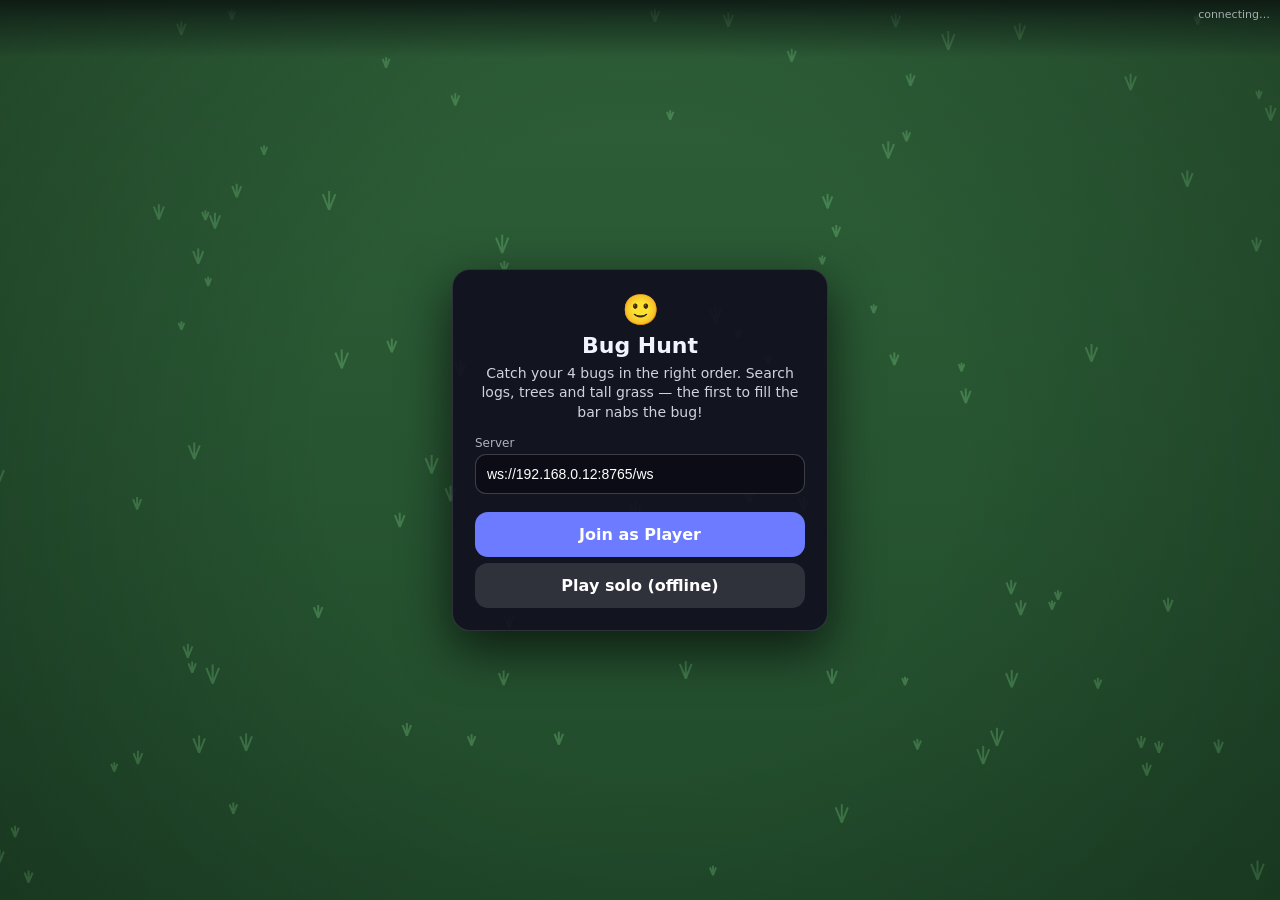
<file: bughunt.html>
<!DOCTYPE html>
<html lang="en">
<head>
    <meta charset="utf-8" />
    <meta name="viewport" content="width=device-width, initial-scale=1, maximum-scale=1, user-scalable=no, viewport-fit=cover" />
    <meta name="theme-color" content="#0e1f14" />
    <meta name="mobile-web-app-capable" content="yes" />
    <meta name="apple-mobile-web-app-capable" content="yes" />
    <title>Bug Hunt</title>
    <style>
        html, body {
            margin: 0;
            width: 100%;
            height: 100%;
            background: #0e1f14;
            overflow: hidden;
            overscroll-behavior: none;
            touch-action: none;
            -webkit-user-select: none;
            user-select: none;
            font-family: system-ui, sans-serif;
        }
        #game-stage {
            position: relative;
            width: 100vw;
            height: 100vh;
            height: 100dvh;
        }
        #game-canvas {
            display: block;
            width: 100%;
            height: 100%;
        }
    </style>
</head>
<body>
    <div id="game-stage">
        <canvas id="game-canvas"></canvas>
    </div>

    <!-- This page is intentionally NOT a PWA: Bug Hunt needs the live server,
         so a cached/offline shell would only get in the way. Drop any service
         worker that a previous visit to this origin may have registered. -->
    <script>
        if ("serviceWorker" in navigator) {
            navigator.serviceWorker.getRegistrations()
                .then(function (regs) { regs.forEach(function (r) { r.unregister(); }); })
                .catch(function () { /* fine */ });
        }
        // Prevent iOS double-tap zoom.
        let lastTouchEnd = 0;
        document.addEventListener("touchend", function (e) {
            const now = Date.now();
            if (now - lastTouchEnd <= 320) e.preventDefault();
            lastTouchEnd = now;
        }, { passive: false });
    </script>

    <script src="js/sound.js"></script>
    <script src="js/storage.js"></script>
    <script src="js/games/bughunt.js"></script>
    <script>
        (function () {
            const canvas = document.getElementById("game-canvas");
            const host = {
                canvas: canvas,
                kids: false,
                setScore: function () { /* no scoreboard in standalone mode */ },
                vibrate: function (p) { if (navigator.vibrate) navigator.vibrate(p); },
                gameOver: function () { /* Bug Hunt manages its own win banner */ }
            };

            // Mobile browsers need a user gesture before audio can start.
            const unlock = function () { if (window.SGSound) SGSound.unlock(); };
            document.addEventListener("touchstart", unlock, { once: true, passive: true });
            document.addEventListener("mousedown", unlock, { once: true });

            const game = SGGames.bughunt.create(host);
            game.start();
        })();
    </script>
</body>
</html>
</file>
